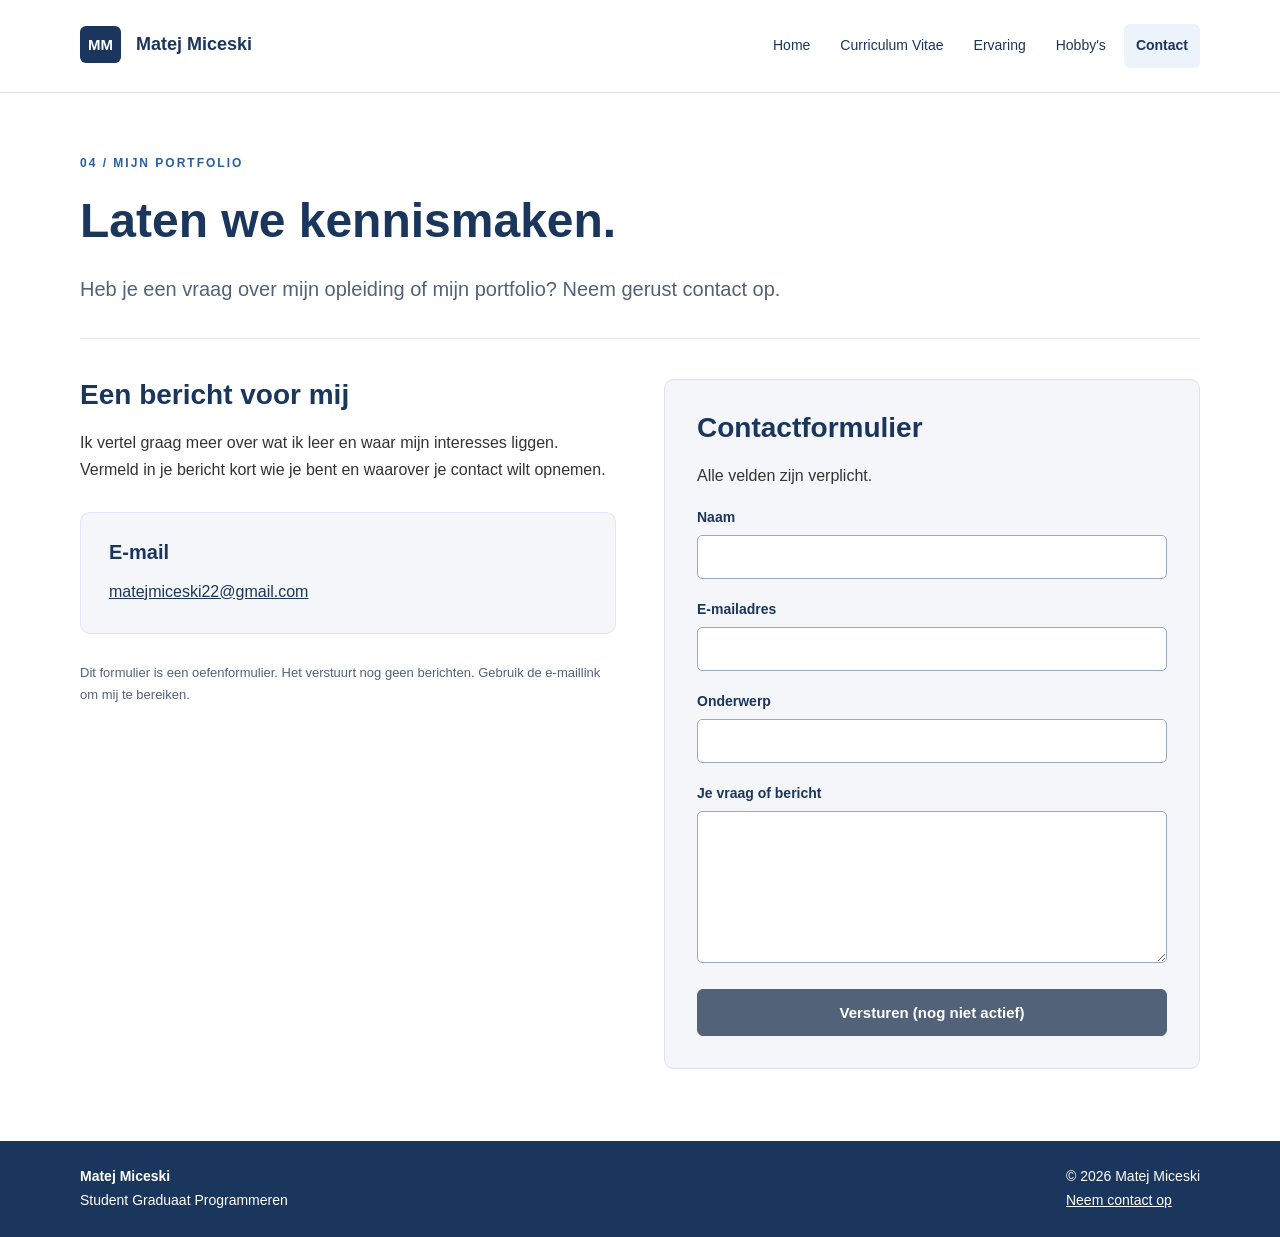
<file: contact.html>
<!DOCTYPE html>
<html lang="nl">
<head>
    <meta charset="UTF-8">
    <meta name="viewport" content="width=device-width, initial-scale=1.0">
    <meta name="author" content="Matej Miceski">
    <meta name="description" content="Contact van Matej Miceski, student Graduaat Programmeren bij Thomas More.">
    <title>Contact | Matej Miceski</title>
    <link rel="stylesheet" href="style.css">
    <link rel="icon" href="images/favicon.ico">
</head>
<body>
    <!-- Project 1 - Matej Miceski - 18 oktober 2026 -->
    <!-- Hetzelfde navigatiemenu staat op iedere pagina. -->
    <div class="bovenbalk">
        <div class="container navigatie">
            <a class="naam" href="index.html"><span class="logo">MM</span> Matej Miceski</a>
            <ul class="menu">
                <li><a href="index.html">Home</a></li>
                <li><a href="cv.html">Curriculum Vitae</a></li>
                <li><a href="ervaring.html">Ervaring</a></li>
                <li><a href="hobbies.html">Hobby's</a></li>
                <li><a class="actief" href="contact.html">Contact</a></li>
            </ul>
        </div>
    </div>
    <div class="container inhoud">
<div class="paginakop"><p class="bovenkop">04 / MIJN PORTFOLIO</p><h1>Laten we kennismaken.</h1><p class="inleiding">Heb je een vraag over mijn opleiding of mijn portfolio? Neem gerust contact op.</p></div>
        <div class="twee_kolommen contactindeling"><div><h2>Een bericht voor mij</h2><p>Ik vertel graag meer over wat ik leer en waar mijn interesses liggen. Vermeld in je bericht kort wie je bent en waarover je contact wilt opnemen.</p><div class="kaart"><h3>E-mail</h3><p><a href="mailto:matejmiceski22@gmail.com">matejmiceski22@gmail.com</a></p></div><p class="klein">Dit formulier is een oefenformulier. Het verstuurt nog geen berichten. Gebruik de e-maillink om mij te bereiken.</p></div>
        <!-- Project 1: een werkende verwerking is nog niet verplicht. -->
        <form action="#" method="post">
            <h2>Contactformulier</h2><p>Alle velden zijn verplicht.</p>
            <label for="naam">Naam</label><input type="text" id="naam" name="naam" required minlength="2" maxlength="100">
            <label for="email">E-mailadres</label><input type="email" id="email" name="email" required maxlength="150">
            <label for="onderwerp">Onderwerp</label><input type="text" id="onderwerp" name="onderwerp" required maxlength="150">
            <label for="bericht">Je vraag of bericht</label><textarea id="bericht" name="bericht" rows="7" required minlength="10" maxlength="3000"></textarea>
            <input class="knop" type="submit" value="Versturen (nog niet actief)" disabled>
        </form></div>
    </div>
    <div class="footer">
        <div class="container voetinhoud">
            <p><strong>Matej Miceski</strong><br>Student Graduaat Programmeren</p>
            <p>&copy; 2026 Matej Miceski<br><a href="contact.html">Neem contact op</a></p>
        </div>
    </div>
</body>
</html>
</file>
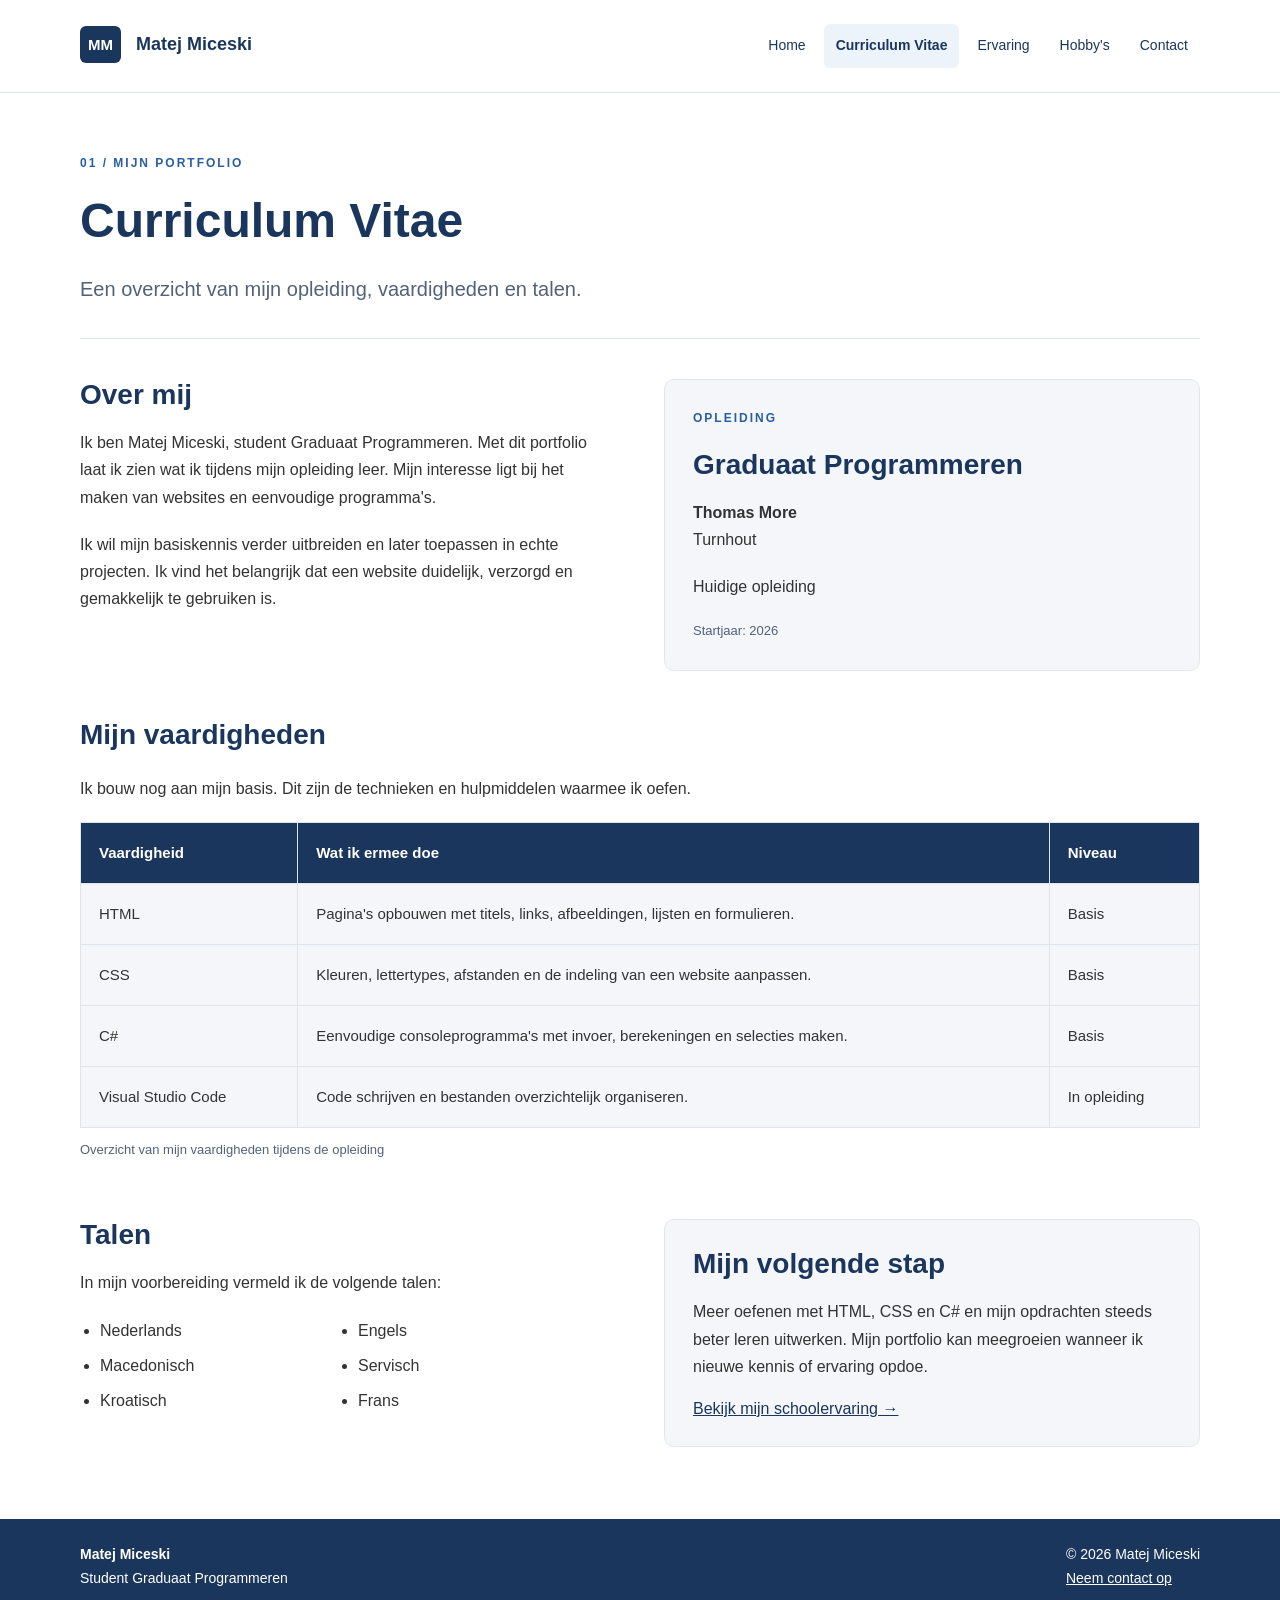
<file: cv.html>
<!DOCTYPE html>
<html lang="nl">
<head>
    <meta charset="UTF-8">
    <meta name="viewport" content="width=device-width, initial-scale=1.0">
    <meta name="author" content="Matej Miceski">
    <meta name="description" content="Curriculum Vitae van Matej Miceski, student Graduaat Programmeren bij Thomas More.">
    <title>Curriculum Vitae | Matej Miceski</title>
    <link rel="stylesheet" href="style.css">
    <link rel="icon" href="images/favicon.ico">
</head>
<body>
    <!-- Project 1 - Matej Miceski - 18 oktober 2026 -->
    <!-- Hetzelfde navigatiemenu staat op iedere pagina. -->
    <div class="bovenbalk">
        <div class="container navigatie">
            <a class="naam" href="index.html"><span class="logo">MM</span> Matej Miceski</a>
            <ul class="menu">
                <li><a href="index.html">Home</a></li>
                <li><a class="actief" href="cv.html">Curriculum Vitae</a></li>
                <li><a href="ervaring.html">Ervaring</a></li>
                <li><a href="hobbies.html">Hobby's</a></li>
                <li><a href="contact.html">Contact</a></li>
            </ul>
        </div>
    </div>
    <div class="container inhoud">
<div class="paginakop"><p class="bovenkop">01 / MIJN PORTFOLIO</p><h1>Curriculum Vitae</h1><p class="inleiding">Een overzicht van mijn opleiding, vaardigheden en talen.</p></div>
        <div class="twee_kolommen cv_intro">
            <div><h2>Over mij</h2><p>Ik ben Matej Miceski, student Graduaat Programmeren. Met dit portfolio laat ik zien wat ik tijdens mijn opleiding leer. Mijn interesse ligt bij het maken van websites en eenvoudige programma's.</p><p>Ik wil mijn basiskennis verder uitbreiden en later toepassen in echte projecten. Ik vind het belangrijk dat een website duidelijk, verzorgd en gemakkelijk te gebruiken is.</p></div>
            <div class="kaart"><p class="bovenkop">OPLEIDING</p><h2>Graduaat Programmeren</h2><p><strong>Thomas More</strong><br>Turnhout</p><p>Huidige opleiding</p><p class="klein">Startjaar: 2026</p></div>
        </div>
        <div class="sectie"><h2>Mijn vaardigheden</h2><p>Ik bouw nog aan mijn basis. Dit zijn de technieken en hulpmiddelen waarmee ik oefen.</p>
            <div class="tabelvak"><table>
                <caption>Overzicht van mijn vaardigheden tijdens de opleiding</caption>
                <thead><tr><th>Vaardigheid</th><th>Wat ik ermee doe</th><th>Niveau</th></tr></thead>
                <tbody>
                    <tr><td>HTML</td><td>Pagina's opbouwen met titels, links, afbeeldingen, lijsten en formulieren.</td><td>Basis</td></tr>
                    <tr><td>CSS</td><td>Kleuren, lettertypes, afstanden en de indeling van een website aanpassen.</td><td>Basis</td></tr>
                    <tr><td>C#</td><td>Eenvoudige consoleprogramma's met invoer, berekeningen en selecties maken.</td><td>Basis</td></tr>
                    <tr><td>Visual Studio Code</td><td>Code schrijven en bestanden overzichtelijk organiseren.</td><td>In opleiding</td></tr>
                </tbody>
            </table></div>
        </div>
        <div class="sectie twee_kolommen"><div><h2>Talen</h2><p>In mijn voorbereiding vermeld ik de volgende talen:</p><ul class="talen"><li>Nederlands</li><li>Engels</li><li>Macedonisch</li><li>Servisch</li><li>Kroatisch</li><li>Frans</li></ul></div><div class="kaart"><h2>Mijn volgende stap</h2><p>Meer oefenen met HTML, CSS en C# en mijn opdrachten steeds beter leren uitwerken. Mijn portfolio kan meegroeien wanneer ik nieuwe kennis of ervaring opdoe.</p><a href="ervaring.html">Bekijk mijn schoolervaring &rarr;</a></div></div>
    </div>
    <div class="footer">
        <div class="container voetinhoud">
            <p><strong>Matej Miceski</strong><br>Student Graduaat Programmeren</p>
            <p>&copy; 2026 Matej Miceski<br><a href="contact.html">Neem contact op</a></p>
        </div>
    </div>
</body>
</html>
</file>
<file: style.css>
/* Project 1 - Matej Miceski
   Les 02: extern CSS-bestand, selectors, kleuren, box model en hover.
   Les 06: flexbox en grid. Les 07: box-sizing en media queries.
   Geen Bootstrap, JavaScript of andere frameworks. */

* {
    box-sizing: border-box;
}
body {
    font-family: Arial, Verdana, sans-serif;
    font-size: 16px;
    margin: 0;
    padding: 0;
    background-color: #ffffff;
    color: #333333;
}
div {
    margin: 0;
}
h1, h2, h3 {
    color: #1b365d;
    padding: 0;
}
h1 {
    font-size: 48px;
    margin: 0 0 24px;
}
h2 {
    font-size: 28px;
    margin: 0 0 18px;
}
h3 {
    font-size: 20px;
    margin: 0 0 14px;
}
p {
    margin: 0 0 20px;
    line-height: 1.7;
}
a {
    color: #1b365d;
}
a:hover, a:focus {
    color: #295f9f;
}
li {
    line-height: 1.7;
    margin-bottom: 8px;
}
img {
    display: block;
    width: 100%;
    height: auto;
    border-radius: 10px;
}
.container {
    width: 90%;
    max-width: 1120px;
    margin: 0 auto;
}
.bovenbalk {
    border-bottom: 1px solid #dde4ed;
    background-color: #ffffff;
}
.navigatie, .voetinhoud {
    display: flex;
    flex-wrap: wrap;
    justify-content: space-between;
    gap: 24px;
    padding: 24px 0;
}
.naam {
    font-size: 18px;
    font-weight: bold;
    text-decoration: none;
    padding: 10px 0;
}
.logo {
    background-color: #1b365d;
    color: #ffffff;
    border-radius: 6px;
    padding: 10px 8px;
    margin-right: 10px;
    font-size: 15px;
}
.menu {
    display: flex;
    flex-wrap: wrap;
    gap: 6px;
    list-style-type: none;
    margin: 0;
    padding: 0;
}
.menu li {
    margin: 0;
}
.menu a {
    display: block;
    padding: 10px 12px;
    text-decoration: none;
    border-radius: 6px;
    font-size: 14px;
}
.menu .actief, .menu a:hover, .menu a:focus {
    background-color: #edf3fa;
    color: #1b365d;
}
.menu .actief {
    font-weight: bold;
}
.inhoud {
    padding: 60px 0 72px;
}
.twee_kolommen {
    display: grid;
    grid-template-columns: 1fr 1fr;
    gap: 48px;
}
.drie_kolommen {
    display: grid;
    grid-template-columns: 1fr 1fr 1fr;
    gap: 24px;
}
#intro {
    padding: 18px 0 64px;
    border-bottom: 1px solid #dde4ed;
}
#intro h1 {
    font-size: 68px;
}
.bovenkop {
    color: #295f9f;
    font-size: 12px;
    font-weight: bold;
    margin-bottom: 20px;
    letter-spacing: 2px;
}
.accent {
    color: #295f9f;
}
.inleiding {
    font-size: 20px;
    color: #526279;
    max-width: 720px;
}
.knop {
    display: inline-block;
    background-color: #1b365d;
    color: #ffffff;
    text-decoration: none;
    padding: 14px 20px;
    border: 1px solid #1b365d;
    border-radius: 6px;
    font-weight: bold;
    font-size: 15px;
}
a.knop:hover, a.knop:focus {
    color: #1b365d;
    background-color: #edf3fa;
    border-color: #4a90e2;
}
.tekstlink {
    display: inline-block;
    padding: 14px 0;
    margin-left: 16px;
    font-size: 14px;
}
.fotokaart {
    max-width: 380px;
    margin: 0 auto;
    background-color: #f4f6f9;
    border-radius: 12px;
    border: 1px solid #dde4ed;
}
.fotokaart img {
    border-radius: 12px 12px 0 0;
}
.fototekst {
    padding: 24px 28px;
}
.fototekst p {
    margin-bottom: 8px;
}
.klein {
    font-size: 13px;
    color: #526279;
}
.sectie {
    margin-top: 48px;
}
.sectie > h2 {
    margin-bottom: 24px;
}
.kaart {
    background-color: #f4f6f9;
    padding: 28px;
    border: 1px solid #e2e7ef;
    border-radius: 10px;
}
.kaart p:last-child {
    margin-bottom: 0;
}
.nummer {
    display: block;
    color: #295f9f;
    font-weight: bold;
    margin-bottom: 24px;
    font-size: 14px;
}
.contactstrook {
    margin-top: 52px;
    padding: 36px;
    background-color: #edf3fa;
    border-left: 4px solid #4a90e2;
    border-radius: 6px;
}
.paginakop {
    border-bottom: 1px solid #dde4ed;
    padding-bottom: 32px;
    margin-bottom: 40px;
}
.paginakop p:last-child {
    margin-bottom: 0;
}
.tabelvak {
    overflow-x: auto;
}
table {
    width: 100%;
    border-collapse: collapse;
    text-align: left;
    font-size: 15px;
}
caption {
    caption-side: bottom;
    text-align: left;
    padding: 14px 0;
    color: #526279;
    font-size: 13px;
}
th, td {
    padding: 18px;
    border: 1px solid #dde4ed;
    line-height: 1.6;
}
th {
    background-color: #1b365d;
    color: #ffffff;
}
td {
    background-color: #f4f6f9;
}
.talen {
    display: grid;
    grid-template-columns: 1fr 1fr;
    padding-left: 20px;
}
.project {
    padding: 12px 0 40px;
    margin-bottom: 36px;
    border-bottom: 1px solid #dde4ed;
}
.project img {
    margin-top: 8px;
}
.codekaart {
    padding: 52px 32px;
    background-color: #1b365d;
    border-radius: 10px;
}
.codekaart h2, .codekaart p {
    color: #ffffff;
}
.codekaart h2 {
    font-size: 40px;
}
.interessebeelden {
    gap: 24px;
}
.interessebeelden p {
    margin-top: 12px;
}
.leestekst {
    max-width: 780px;
    margin: 0 auto;
}
form {
    padding: 32px;
    background-color: #f4f6f9;
    border: 1px solid #dde4ed;
    border-radius: 10px;
}
label {
    display: block;
    font-weight: bold;
    font-size: 14px;
    color: #1b365d;
    margin-bottom: 10px;
}
input, textarea {
    font-family: Arial, Verdana, sans-serif;
    font-size: 16px;
    width: 100%;
    padding: 12px;
    margin: 0 0 22px;
    border: 1px solid #9aabc0;
    border-radius: 5px;
    background-color: #ffffff;
    color: #333333;
}
input:focus, textarea:focus {
    outline: 2px solid #4a90e2;
}
form .knop {
    background-color: #526279;
    border-color: #526279;
    margin-bottom: 0;
}
.contactindeling .kaart {
    margin: 28px 0;
    overflow-wrap: break-word;
}
.footer {
    background-color: #1b365d;
    color: #ffffff;
    font-size: 14px;
}
.footer a {
    color: #ffffff;
}
.footer a:hover, .footer a:focus {
    color: #bad9ff;
}
.footer p {
    margin: 0;
}
/* Les 07: op kleinere schermen staan de kolommen onder elkaar. */
@media screen and (max-width: 800px) {
    .twee_kolommen, .drie_kolommen {
        grid-template-columns: 1fr;
        gap: 28px;
    }
    .navigatie {
        flex-direction: column;
        gap: 14px;
    }
    .menu a {
        padding: 8px 10px;
    }
    .inhoud {
        padding-top: 36px;
    }
    #intro h1 {
        font-size: 52px;
    }
    h1 {
        font-size: 36px;
    }
    .contactstrook, form {
        padding: 24px;
    }
    .tekstlink {
        margin-left: 0;
        margin-right: 12px;
    }
}
</file>
